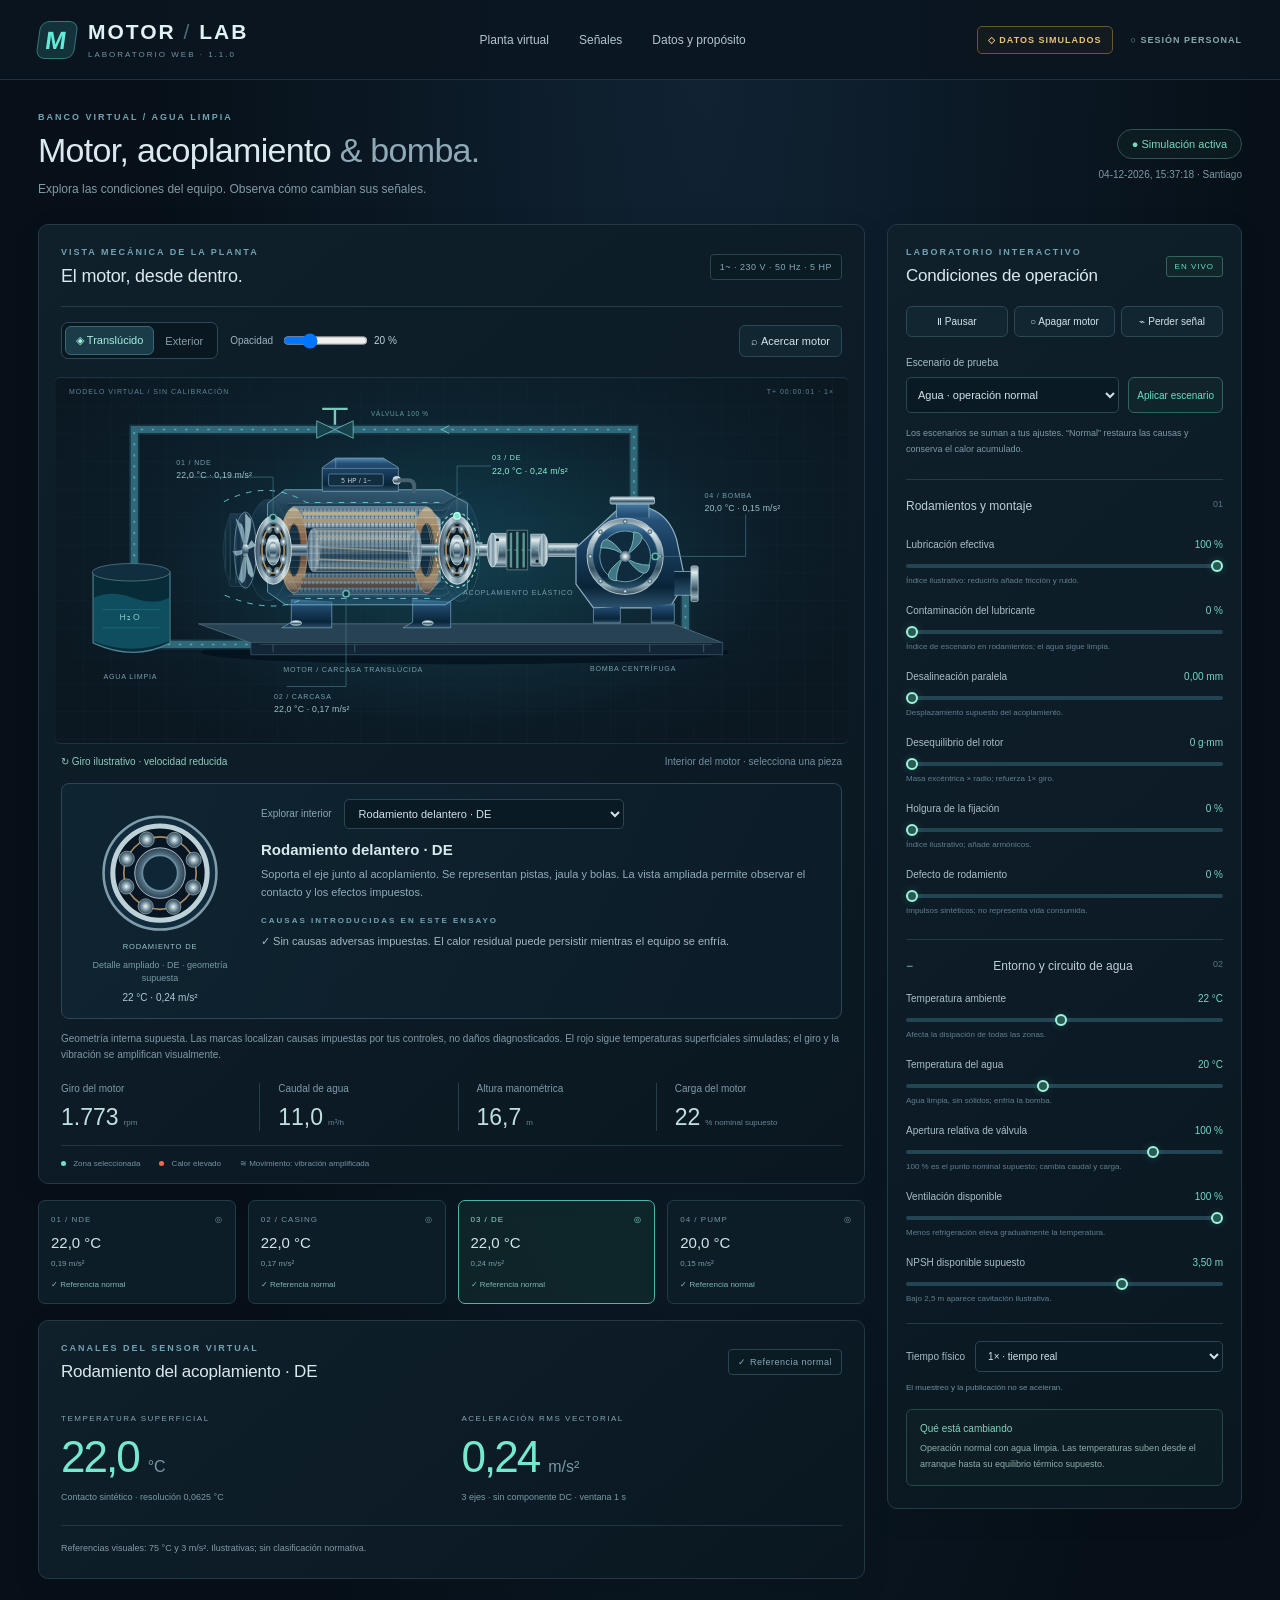
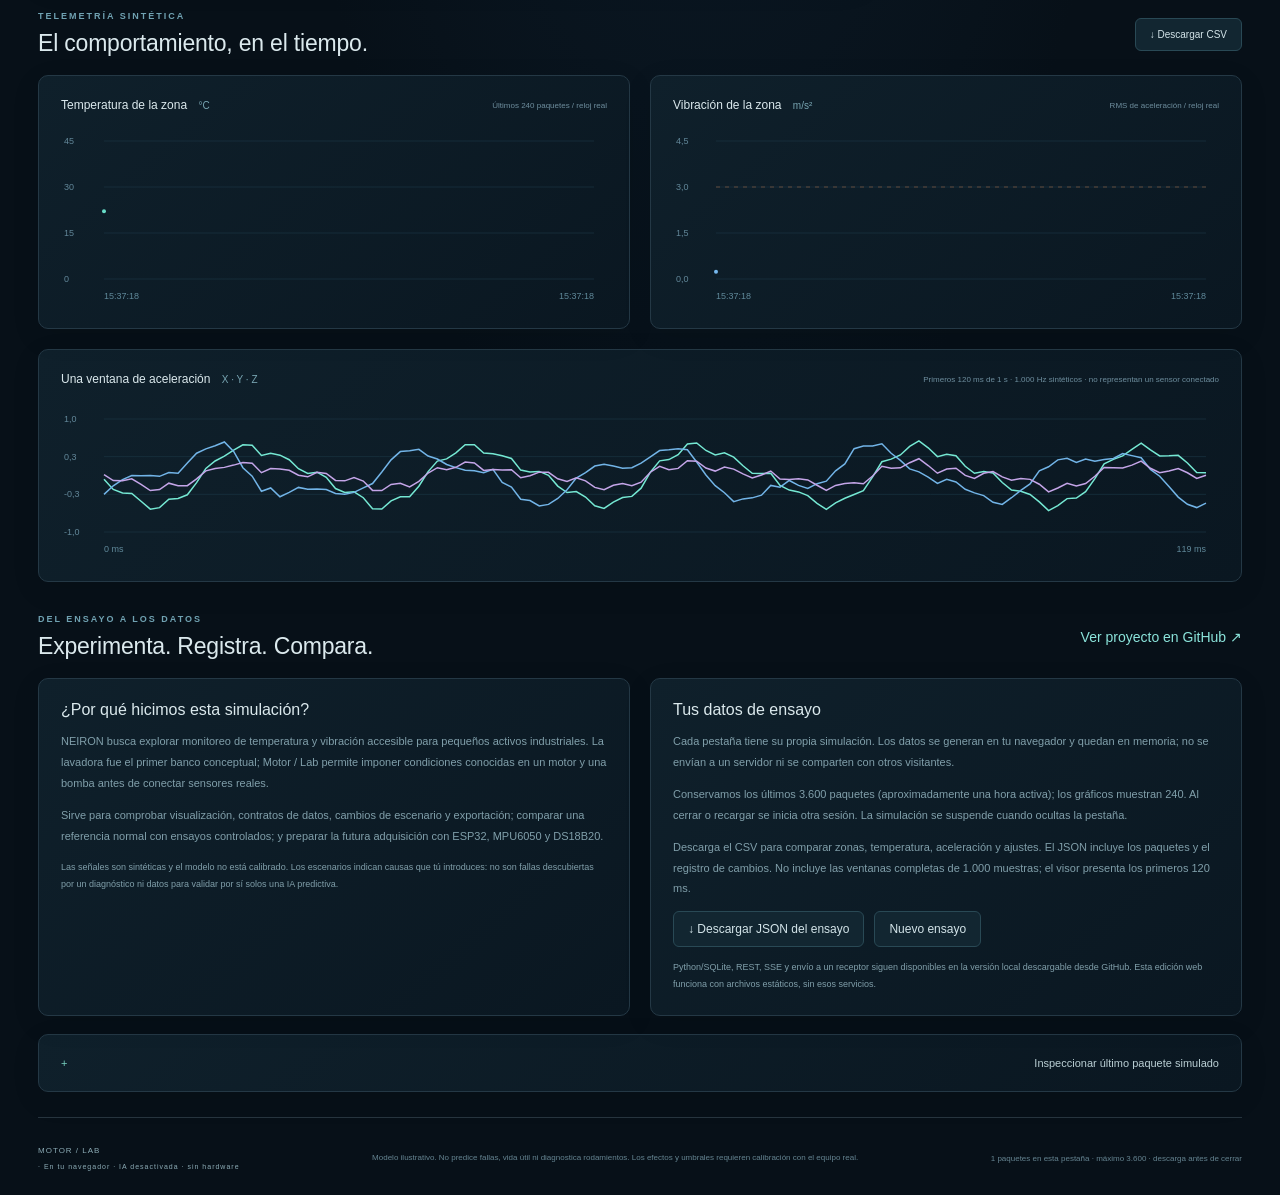
<file: web/index.html>
<!doctype html>
<html lang="es"><head><meta charset="utf-8"><meta name="viewport" content="width=device-width,initial-scale=1"><meta name="description" content="Explora el laboratorio NEIRON: motor y bomba animados, escenarios controlados y exportación de datos simulados desde el navegador."><title>Motor / Lab · Laboratorio en el navegador</title><link rel="stylesheet" href="./app.css"><link rel="stylesheet" href="./mechanics.css"><script src="./mechanics.js" defer></script><script src="./browser-model.js" defer></script><script src="./app.js" defer></script></head>
<body>
<header class="topbar"><a class="brand" href="#plant"><span class="brand-mark">M</span><span>MOTOR<span class="brand-slash"> / </span>LAB<small>LABORATORIO WEB · 1.1.0</small></span></a><nav aria-label="Navegación"><a href="#plant">Planta virtual</a><a href="#signals">Señales</a><a href="#connections">Datos y propósito</a></nav><div class="top-status"><span class="sim-badge">◇ DATOS SIMULADOS</span><span class="local-badge">○ SESIÓN PERSONAL</span></div></header>
<main>
 <div class="title-row"><div><p class="eyebrow">BANCO VIRTUAL / AGUA LIMPIA</p><h1>Motor, acoplamiento <span>& bomba.</span></h1><p class="subtitle">Explora las condiciones del equipo. Observa cómo cambian sus señales.</p></div><div class="session"><span id="system-state" class="state">◌ Iniciando</span><small id="received">Esperando la primera adquisición</small></div></div>
 <div class="workspace" id="plant">
  <div class="plant-column">
   <section class="panel twin-stage"><div class="panel-heading"><div><p class="eyebrow">VISTA MECÁNICA DE LA PLANTA</p><h2>El motor, desde dentro.</h2></div><span class="chip">1~ · 230 V · 50 Hz · 5 HP</span></div>
    <div class="mechanical-toolbar" aria-label="Controles de la vista mecánica">
      <div class="view-switch" role="group" aria-label="Acabado del motor"><button id="view-transparent" type="button" aria-pressed="true">◈ Translúcido</button><button id="view-exterior" type="button" aria-pressed="false">Exterior</button></div>
      <label class="shell-control" for="shell-opacity">Opacidad <input id="shell-opacity" type="range" min="5" max="60" step="5" value="20" aria-label="Opacidad de la carcasa del motor"><output id="shell-opacity-value" for="shell-opacity">20 %</output></label>
      <button id="motor-focus" type="button" aria-pressed="false">⌕ Acercar motor</button>
    </div>
    <div id="stage" class="stage stale transparent">
<svg id="plant-svg" viewBox="0 0 1000 460" role="group" aria-label="Motor translúcido con rotor, estator, eje y rodamientos, conectado a bomba de agua. Geometría ilustrativa."></svg>
<div class="stage-overlay"><span>MODELO VIRTUAL / SIN CALIBRACIÓN</span><span id="physical-time">T+ 00:00:00 · 1×</span></div></div>
    <div class="mechanical-status"><span id="mechanical-state">◌ Esperando datos del modelo</span><small>Interior del motor · selecciona una pieza</small></div>
    <div class="mechanical-inspector">
      <figure class="detail-figure"><svg id="bearing-detail" viewBox="0 0 190 190" role="img" aria-label="Detalle ilustrativo de pistas, jaula y bolas de un rodamiento radial"></svg><figcaption id="detail-caption">Detalle ampliado · DE · geometría supuesta</figcaption><p id="detail-signal">— °C · — m/s²</p></figure>
      <div class="component-body"><div class="component-control"><label for="component-select">Explorar interior</label><select id="component-select" aria-label="Seleccionar componente del motor"></select></div><h3 id="component-title">Rodamiento delantero · DE</h3><p id="component-description"></p><p class="eyebrow">CAUSAS INTRODUCIDAS EN ESTE ENSAYO</p><ul id="mechanical-effects" aria-label="Efectos y zonas de las causas simuladas"></ul></div>
    </div>
    <p class="mechanical-note">Geometría interna supuesta. Las marcas localizan causas impuestas por tus controles, no daños diagnosticados. El rojo sigue temperaturas superficiales simuladas; el giro y la vibración se amplifican visualmente.</p>
    <div class="plant-context"><div><span>Giro del motor</span><strong id="rpm">—</strong><small>rpm</small></div><div><span>Caudal de agua</span><strong id="flow">—</strong><small>m³/h</small></div><div><span>Altura manométrica</span><strong id="head">—</strong><small>m</small></div><div><span>Carga del motor</span><strong id="load">—</strong><small>% nominal supuesto</small></div></div>
    <div class="stage-footer"><span><i class="legend-dot cyan"></i> Zona seleccionada</span><span><i class="legend-dot red"></i> Calor elevado</span><span>≋ Movimiento: vibración amplificada</span></div>
   </section>
   <div class="zone-grid" id="zone-cards"></div>
   <section class="panel readings"><div class="panel-heading"><div><p class="eyebrow">CANALES DEL SENSOR VIRTUAL</p><h2 id="selected-title">Rodamiento del acoplamiento · DE</h2></div><span class="chip" id="zone-condition">Esperando</span></div><div class="reading-grid"><div><span class="reading-label">TEMPERATURA SUPERFICIAL</span><p><strong id="temperature">—</strong><span class="unit">°C</span></p><small>Contacto sintético · resolución 0,0625 °C</small></div><div><span class="reading-label">ACELERACIÓN RMS VECTORIAL</span><p><strong id="vibration">—</strong><span class="unit">m/s²</span></p><small>3 ejes · sin componente DC · ventana 1 s</small></div></div><p class="note" id="threshold-note">Referencias visuales: 75 °C y 3 m/s². Ilustrativas; sin clasificación normativa.</p></section>
  </div>
  <aside class="panel parameter-panel"><div class="panel-heading"><div><p class="eyebrow">LABORATORIO INTERACTIVO</p><h2>Condiciones de operación</h2></div><span class="small-tag">EN VIVO</span></div>
    <div class="transport-controls"><button id="pause" type="button">Ⅱ Pausar</button><button id="motor-toggle" type="button">○ Apagar motor</button><button id="signal-toggle" type="button">⌁ Perder señal</button></div>
    <div class="preset-row"><label for="preset">Escenario de prueba</label><select id="preset"><option value="normal">Agua · operación normal</option></select><button type="button" id="apply-preset">Aplicar escenario</button></div><p class="hint">Los escenarios se suman a tus ajustes. “Normal” restaura las causas y conserva el calor acumulado.</p>
    <div class="parameter-group"><div class="group-heading"><h3>Rodamientos y montaje</h3><span>01</span></div><div id="bearing-parameters"></div></div>
    <details class="parameter-group" open><summary>Entorno y circuito de agua <span>02</span></summary><div id="water-parameters"></div></details>
    <div class="time-control"><label for="time-scale">Tiempo físico</label><select id="time-scale"><option value="1">1× · tiempo real</option><option value="10">10× · acelerado</option><option value="60">60× · ensayo térmico</option></select><small>El muestreo y la publicación no se aceleran.</small></div>
    <div class="effects"><h3>Qué está cambiando</h3><p id="effects-text">Operación normal con agua limpia. Selecciona una zona de la planta o modifica un parámetro.</p></div>
  </aside>
 </div>
 <section id="signals"><div class="section-heading"><div><p class="eyebrow">TELEMETRÍA SINTÉTICA</p><h2>El comportamiento, en el tiempo.</h2></div><button class="button-link" id="export-csv" type="button">↓ Descargar CSV</button></div><div class="signal-grid"><div class="panel chart-panel"><div class="chart-heading"><h3>Temperatura de la zona <span>°C</span></h3><small>Últimos 240 paquetes / reloj real</small></div><canvas id="temperature-chart" aria-label="Gráfico temporal de temperatura sintética"></canvas></div><div class="panel chart-panel"><div class="chart-heading"><h3>Vibración de la zona <span>m/s²</span></h3><small>RMS de aceleración / reloj real</small></div><canvas id="vibration-chart" aria-label="Gráfico temporal de vibración sintética"></canvas></div></div><div class="panel wave-panel"><div class="chart-heading"><h3>Una ventana de aceleración <span>X · Y · Z</span></h3><small>Primeros 120 ms de 1 s · 1.000 Hz sintéticos · no representan un sensor conectado</small></div><canvas id="wave-chart" aria-label="Señal sintética de aceleración de los tres ejes"></canvas></div></section>
 <section id="connections"><div class="section-heading"><div><p class="eyebrow">DEL ENSAYO A LOS DATOS</p><h2>Experimenta. Registra. Compara.</h2></div><a href="https://github.com/javierah306-tech/neiron-iiot" target="_blank" rel="noopener">Ver proyecto en GitHub ↗</a></div>
 <div class="connection-grid"><div class="panel"><h3>¿Por qué hicimos esta simulación?</h3><p>NEIRON busca explorar monitoreo de temperatura y vibración accesible para pequeños activos industriales. La lavadora fue el primer banco conceptual; Motor / Lab permite imponer condiciones conocidas en un motor y una bomba antes de conectar sensores reales.</p><p>Sirve para comprobar visualización, contratos de datos, cambios de escenario y exportación; comparar una referencia normal con ensayos controlados; y preparar la futura adquisición con ESP32, MPU6050 y DS18B20.</p><p class="hint">Las señales son sintéticas y el modelo no está calibrado. Los escenarios indican causas que tú introduces: no son fallas descubiertas por un diagnóstico ni datos para validar por sí solos una IA predictiva.</p></div>
 <div class="panel"><h3>Tus datos de ensayo</h3><p>Cada pestaña tiene su propia simulación. Los datos se generan en tu navegador y quedan en memoria; no se envían a un servidor ni se comparten con otros visitantes.</p><p>Conservamos los últimos 3.600 paquetes (aproximadamente una hora activa); los gráficos muestran 240. Al cerrar o recargar se inicia otra sesión. La simulación se suspende cuando ocultas la pestaña.</p><p>Descarga el CSV para comparar zonas, temperatura, aceleración y ajustes. El JSON incluye los paquetes y el registro de cambios. No incluye las ventanas completas de 1.000 muestras; el visor presenta los primeros 120 ms.</p><div class="integration-buttons"><button id="export-json" type="button">↓ Descargar JSON del ensayo</button><button id="new-session" type="button">Nuevo ensayo</button></div><p class="hint">Python/SQLite, REST, SSE y envío a un receptor siguen disponibles en la versión local descargable desde GitHub. Esta edición web funciona con archivos estáticos, sin esos servicios.</p></div></div>
 <details class="panel packet-panel"><summary>Inspeccionar último paquete simulado</summary><p>Cuatro zonas, origen <code>simulated</code>, unidades, hora UTC, identidad de sesión, secuencia, revisión de ajustes y versión del modelo. Aceleración RMS en m/s²; no equivale a velocidad de vibración en mm/s.</p><pre id="packet">Sin paquete actual.</pre></details></section>
 <footer><span>MOTOR / LAB <small>· En tu navegador · IA desactivada · sin hardware</small></span><p>Modelo ilustrativo. No predice fallas, vida útil ni diagnostica rodamientos. Los efectos y umbrales requieren calibración con el equipo real.</p><span id="storage-info">Datos en memoria de esta pestaña</span></footer>
</main><div id="toast" role="status" aria-live="polite" hidden></div>
</body></html>
</file>
<file: web/app.css>
* {
  box-sizing:border-box
}
html {
  scroll-behavior:smooth;
  scroll-padding-top:95px
}
body {
  margin:0;
  background:#071018;
  color:#dbe9ed;
  font:14px "Segoe UI",Arial,sans-serif;
  background-image:radial-gradient(ellipse at 55% 0%,#102334 0,transparent 55%)
}
a {
  color:#8be4db;
  text-decoration:none
}
button,input,select {
  font:inherit
}
button,.button-link {
  border:1px solid #294955;
  background:#122631;
  color:#d3e4e9;
  padding:10px 14px;
  border-radius:6px;
  cursor:pointer;
  font-size:12px;
  transition:background .18s,border-color .18s
}
button:hover,.button-link:hover {
  background:#183d46;
  border-color:#63cbbd
}
button:disabled {
  opacity:.4;
  cursor:wait
}
button:focus-visible,a:focus-visible,input:focus-visible,select:focus-visible,summary:focus-visible,.zone-hotspot:focus-visible {
  outline:2px solid #6fe9d4;
  outline-offset:4px
}
input,select {
  background:#0a1a24;
  border:1px solid #294652;
  color:#d0e3e8;
  border-radius:5px;
  padding:10px;
  width:100%
}
option {
  background:#0a1a24
}
.topbar {
  height:80px;
  border-bottom:1px solid #20303e;
  display:flex;
  justify-content:space-between;
  align-items:center;
  padding:0 38px;
  background:#0a1520e8;
  gap:24px
}
.brand {
  display:flex;
  align-items:center;
  gap:12px;
  font-size:21px;
  font-weight:650;
  letter-spacing:2px;
  color:#e1f2f4
}
.brand small {
  display:block;
  font-size:8px;
  font-weight:400;
  letter-spacing:2px;
  color:#7195a5;
  margin-top:6px
}
.brand-mark {
  display:inline-grid;
  place-items:center;
  width:38px;
  height:38px;
  border:1px solid #36757c;
  border-radius:9px;
  transform:skew(-8deg);
  font-size:25px;
  color:#63ead8;
  background:#133239
}
.brand-slash {
  color:#4b6e7e;
  font-weight:300
}
.topbar nav {
  display:flex;
  gap:30px;
  font-size:12px
}
.topbar nav a {
  color:#b3c5ce
}
.topbar nav a:hover {
  color:#7be6d5
}
.top-status {
  display:flex;
  gap:18px;
  font-size:9px;
  font-weight:600;
  letter-spacing:1px
}
.sim-badge {
  color:#ecc476;
  padding:8px 10px;
  background:#332d203b;
  border:1px solid #6b582c;
  border-radius:5px
}
.local-badge {
  color:#86a8ac;
  align-self:center
}
main {
  max-width:1720px;
  margin:auto;
  padding:32px 38px 20px
}
.eyebrow {
  font-size:9px;
  letter-spacing:2px;
  font-weight:600;
  color:#70a2b2;
  margin:0 0 9px
}
h1 {
  font-size:34px;
  font-weight:500;
  letter-spacing:-.7px;
  margin:0
}
h1 span {
  color:#8faab6
}
h2 {
  font-weight:500;
  font-size:18px;
  letter-spacing:-.2px;
  margin:0
}
h3 {
  font-weight:500;
  margin:0 0 12px;
  font-size:14px
}
.subtitle {
  color:#809ba7;
  font-size:12px;
  margin:12px 0 0
}
.title-row {
  display:flex;
  justify-content:space-between;
  align-items:center;
  margin-bottom:28px;
  gap:16px
}
.session {
  text-align:right
}
.session small {
  display:block;
  color:#7e9aa5;
  font-size:10px;
  margin-top:10px
}
.state {
  border:1px solid #315152;
  background:#13372c44;
  color:#75d9bd;
  border-radius:20px;
  padding:8px 14px;
  font-size:11px;
  display:inline-block
}
.state.warn {
  color:#e8c184;
  border-color:#77603a;
  background:#38281240
}
.state.error {
  color:#ff9c92;
  border-color:#793b3b
}
.workspace {
  display:grid;
  grid-template-columns:minmax(0,1fr) 355px;
  gap:22px;
  align-items:start
}
.panel {
  background:linear-gradient(140deg,#0f202b,#0a1721);
  border:1px solid #243845;
  border-radius:10px;
  padding:22px;
  box-shadow:0 8px 30px #00000015
}
.panel-heading {
  display:flex;
  justify-content:space-between;
  align-items:center;
  gap:12px
}
.chip {
  font-size:9px;
  letter-spacing:.5px;
  border:1px solid #294553;
  background:#0a1b24;
  border-radius:4px;
  padding:7px 9px;
  white-space:nowrap;
  color:#84a8b6
}
.small-tag {
  color:#63ddc6;
  border:1px solid #2e665b;
  background:#18352c5c;
  padding:5px 8px;
  font-size:8px;
  border-radius:3px;
  letter-spacing:1px
}
.twin-stage {
  padding:22px 22px 15px;
  overflow:hidden
}
.stage {
  margin:18px -6px 0;
  position:relative;
  border-top:1px solid #1c3440;
  border-bottom:1px solid #1c3440;
  background:radial-gradient(ellipse at 50% 40%,#0e2a39,#0b1822 80%);
  border-radius:5px
}
.stage svg {
  display:block;
  width:100%;
  height:auto
}
.stage-overlay {
  position:absolute;
  top:10px;
  left:14px;
  right:14px;
  display:flex;
  justify-content:space-between;
  font-size:7px;
  letter-spacing:1px;
  color:#5d8494;
  pointer-events:none
}
.plant-context {
  display:grid;
  grid-template-columns:repeat(4,1fr);
  margin:20px 0 14px;
  gap:12px
}
.plant-context div {
  padding-left:18px;
  border-left:1px solid #263e49
}
.plant-context div:first-child {
  padding-left:0;
  border:0
}
.plant-context span {
  display:block;
  font-size:10px;
  color:#7e9ca9
}
.plant-context strong {
  display:inline-block;
  font-weight:450;
  font-size:23px;
  margin-top:10px;
  margin-right:5px;
  color:#bfdfdf;
  font-variant-numeric:tabular-nums
}
.plant-context small {
  color:#658694;
  font-size:8px
}
.stage-footer {
  border-top:1px solid #1f3440;
  padding-top:13px;
  font-size:8px;
  color:#7195a4;
  display:flex;
  gap:19px;
  flex-wrap:wrap
}
.legend-dot {
  display:inline-block;
  width:5px;
  height:5px;
  border-radius:50%;
  margin-right:5px
}
.cyan {
  background:#63e3d3
}
.red {
  background:#fd654f
}
.zone-grid {
  display:grid;
  grid-template-columns:repeat(4,1fr);
  gap:12px;
  margin:16px 0
}
.zone-card {
  background:#0d1d28;
  border:1px solid #213b49;
  text-align:left;
  border-radius:7px;
  padding:14px 12px
}
.zone-card.selected {
  background:#12323088;
  border-color:#49b7a7
}
.zone-card .zone-top {
  display:flex;
  justify-content:space-between;
  font-size:8px;
  color:#7296a6;
  letter-spacing:1px;
  margin-bottom:10px
}
.zone-card.selected .zone-top {
  color:#7ae7d0
}
.zone-card .values {
  font-size:15px;
  font-weight:500;
  white-space:nowrap;
  font-variant-numeric:tabular-nums
}
.zone-card small {
  font-size:8px;
  color:#789ba8;
  display:block;
  margin-top:8px
}
.zone-card .condition {
  font-size:8px;
  color:#79b8af;
  margin-top:12px
}
.zone-card .condition.hot {
  color:#ff8878
}
.readings .panel-heading h2 {
  font-size:17px
}
.reading-grid {
  display:grid;
  grid-template-columns:1fr 1fr;
  gap:20px;
  margin-top:26px
}
.reading-label {
  font-size:8px;
  color:#83a5b2;
  letter-spacing:1.5px
}
.reading-grid p {
  margin:8px 0 5px
}
.reading-grid strong {
  font-size:44px;
  font-weight:400;
  letter-spacing:-2px;
  font-variant-numeric:tabular-nums;
  color:#76e8ce
}
.reading-grid .unit {
  font-size:16px;
  color:#7699a5;
  margin-left:9px
}
.reading-grid small {
  font-size:9px;
  color:#789ba6
}
.note {
  border-top:1px solid #203742;
  padding-top:15px;
  color:#819aa6;
  font-size:9px;
  line-height:1.7;
  margin:22px 0 0
}
.parameter-panel {
  padding:22px 18px
}
.parameter-panel h2 {
  font-size:17px
}
.transport-controls {
  display:flex;
  gap:6px;
  margin:20px 0
}
.transport-controls button {
  font-size:10px;
  padding:9px 7px;
  flex:1;
  white-space:nowrap
}
.preset-row label,.time-control label {
  font-size:10px;
  color:#a2bdc6;
  display:block;
  margin-bottom:9px
}
.preset-row {
  display:grid;
  grid-template-columns:minmax(0,1fr) auto;
  gap:9px
}
.preset-row label {
  grid-column:1/-1;
  margin-bottom:0
}
.preset-row select {
  font-size:11px;
  padding:10px 7px
}
.preset-row button {
  font-size:10px;
  padding:10px 8px;
  color:#67dfc5;
  border-color:#2c665c;
  background:#193b3444
}
.hint {
  font-size:9px;
  color:#7d9ca8;
  line-height:1.8;
  margin:12px 0 0
}
.parameter-group {
  border-top:1px solid #243b46;
  margin-top:22px;
  padding-top:19px
}
.group-heading,summary {
  display:flex;
  justify-content:space-between;
  cursor:pointer;
  font-size:12px;
  color:#bacfd4;
  gap:10px
}
.group-heading h3 {
  font-size:12px
}
.group-heading span,summary span {
  color:#547785;
  font-size:9px
}
summary {
  list-style:none;
  margin-bottom:20px
}
summary::before {
  content:'−';
  color:#76cfbe
}
details:not([open]) summary::before {
  content:'+'
}
summary::-webkit-details-marker {
  display:none
}
.parameter-row {
  margin:14px 0 18px
}
.parameter-label {
  display:flex;
  justify-content:space-between;
  align-items:center;
  gap:10px
}
.parameter-label label {
  font-size:10px;
  color:#a9bfc8
}
.parameter-value {
  font-size:10px;
  color:#70d9c6;
  font-variant-numeric:tabular-nums
}
.parameter-row input[type=range] {
  appearance:none;
  padding:0;
  height:4px;
  border:0;
  border-radius:4px;
  background:#234453;
  margin:14px 0 4px;
  display:block;
  cursor:pointer;
  accent-color:#78e4cd
}
.parameter-row input::-webkit-slider-thumb {
  appearance:none;
  width:12px;
  height:12px;
  border:2px solid #a2f3dc;
  border-radius:50%;
  background:#285b53;
  box-shadow:0 0 8px #56e4c038
}
.parameter-help {
  color:#607f8f;
  font-size:8px;
  line-height:1.5;
  margin:7px 0
}
.time-control {
  border-top:1px solid #243b46;
  padding-top:17px;
  display:grid;
  grid-template-columns:auto 1fr;
  align-items:center;
  gap:6px 10px
}
.time-control label {
  margin:0
}
.time-control select {
  font-size:10px;
  padding:8px
}
.time-control small {
  grid-column:1/-1;
  font-size:8px;
  color:#6d909e;
  margin-top:5px
}
.effects {
  background:#13302c38;
  border:1px solid #234b42;
  border-radius:6px;
  padding:13px;
  margin-top:17px
}
.effects h3 {
  font-size:10px;
  color:#82d4bc;
  margin-bottom:7px
}
.effects p {
  font-size:9px;
  color:#91afa9;
  line-height:1.7;
  margin:0
}
.section-heading {
  display:flex;
  justify-content:space-between;
  align-items:center;
  margin:32px 0 18px;
  gap:16px
}
.section-heading h2 {
  font-size:23px
}
.section-heading .button-link {
  font-size:10px
}
.signal-grid {
  display:grid;
  grid-template-columns:1fr 1fr;
  gap:20px
}
.chart-heading {
  display:flex;
  justify-content:space-between;
  align-items:center;
  gap:12px
}
.chart-heading h3 {
  margin:0;
  font-size:12px
}
.chart-heading span {
  font-size:10px;
  color:#78a5b2;
  margin-left:8px
}
.chart-heading small {
  font-size:8px;
  color:#6e8e9e
}
.chart-panel canvas {
  display:block;
  width:100%;
  height:180px;
  margin-top:14px
}
.wave-panel {
  margin-top:20px
}
.wave-panel canvas {
  width:100%;
  height:155px;
  display:block;
  margin-top:18px
}
.connection-grid {
  display:grid;
  grid-template-columns:1fr 1fr;
  gap:20px
}
.connection-grid h3 {
  font-size:16px
}
.connection-grid p {
  font-size:11px;
  color:#809faa;
  line-height:1.9
}
.connection-grid .hint {
  font-size:9px
}
.endpoint-row {
  display:flex;
  justify-content:space-between;
  gap:15px;
  border-bottom:1px solid #223640;
  padding:13px 0;
  font-size:10px;
  color:#8ca7b4
}
.endpoint-row code {
  color:#71d9c4;
  font-size:9px;
  overflow-wrap:anywhere;
  text-align:right
}
code {
  font:11px Consolas,monospace;
  color:#82c9c5
}
#integration-form label {
  display:block;
  font-size:10px;
  color:#adc8ce;
  margin:18px 0 8px
}
#target-url {
  font:11px Consolas,monospace
}
.integration-buttons {
  display:flex;
  gap:10px;
  margin-top:12px
}
#connect {
  background:#184b3e66;
  color:#84e3c7;
  border-color:#386655
}
.packet-count {
  display:flex;
  justify-content:space-between;
  gap:14px
}
.packet-count span {
  font-size:9px
}
#copy-url {
  margin-top:13px;
  font-size:10px
}
.packet-panel {
  margin-top:18px
}
.packet-panel summary {
  margin:0;
  font-size:11px
}
.packet-panel p {
  font-size:10px;
  color:#789ba5;
  line-height:1.7
}
pre {
  overflow:auto;
  max-height:360px;
  color:#95babc;
  font:10px/1.6 Consolas,monospace;
  background:#07151f;
  padding:18px;
  border:1px solid #233b46;
  border-radius:6px
}
footer {
  display:flex;
  justify-content:space-between;
  gap:25px;
  padding:28px 0 5px;
  margin-top:25px;
  border-top:1px solid #26343e;
  align-items:center;
  color:#658491;
  font-size:8px
}
footer>span:first-child {
  letter-spacing:1px;
  white-space:nowrap;
  color:#8cabb5
}
footer small {
  display:block;
  font-size:7px;
  margin-top:8px
}
footer p {
  max-width:520px;
  line-height:1.8;
  margin:0
}
#storage-info {
  max-width:350px;
  overflow-wrap:anywhere;
  font-size:8px
}
#toast {
  position:fixed;
  bottom:22px;
  left:50%;
  transform:translateX(-50%);
  max-width:90vw;
  border:1px solid #437365;
  background:#17362e;
  padding:13px 19px;
  font-size:12px;
  border-radius:6px;
  box-shadow:0 7px 28px #000a;
  z-index:10
}
#toast.error {
  background:#422923;
  border-color:#a66050;
  color:#ffccbc
}
.stage text {
  font:9px "Segoe UI",Arial,sans-serif;
  fill:#729dab;
  letter-spacing:1px
}
.stage .small-label {
  font-size:8px;
  fill:#609c9f
}
.stage .part-label {
  font-size:11px;
  fill:#82c9c6;
  letter-spacing:2px
}
.stage .nameplate {
  fill:#8bbbbb;
  font-size:11px;
  letter-spacing:2px
}
.stage .zone-reading {
  font-size:11px;
  letter-spacing:.2px;
  fill:#9bc2c9
}
.stage .part-caption {
  font-size:7px;
  fill:#466e7f;
  letter-spacing:1px
}
.pipe-shadow {
  fill:none;
  stroke:#143443;
  stroke-width:13
}
.pipe {
  fill:none;
  stroke:#316879;
  stroke-width:9
}
.flow {
  fill:none;
  stroke:#65d8ce;
  stroke-width:2;
  stroke-dasharray:3 11;
  opacity:.6
}
.flow-arrow {
  fill:none;
  stroke:#6adecb;
  stroke-width:1.5
}
.running .flow {
  animation:flow 2.5s linear infinite
}
.running #impeller {
  transform-box:fill-box;
  transform-origin:center;
  animation:spin 1.8s linear infinite
}
.zone-hotspot {
  cursor:pointer
}
.zone-hotspot path {
  fill:none;
  stroke:#437382;
  stroke-width:.9
}
.zone-hotspot circle {
  fill:#0e343f;
  stroke:#65b8af;
  stroke-width:1.8
}
.zone-hotspot.selected circle {
  fill:#74e9cd;
  stroke:#b7ffe9
}
.zone-hotspot.selected text {
  fill:#8df1d5
}
.heat {
  opacity:var(--heat,0);
  pointer-events:none;
  transition:opacity .8s
}
.machine-zone.shaking {
  animation:shake .14s linear infinite;
  transform-box:fill-box;
  transform-origin:center
}
.machine-zone {
  --shake:0px
}
.stale .heat {
  opacity:0
}
.stale .machine-zone,.stale .flow,.stale #impeller {
  animation:none
}
#visual-coupling {
  transition:translate .5s
}
.misaligned #shaft-axis {
  stroke:#ffb065
}
svg {
  overflow:visible
}
@keyframes flow {
  to {
    stroke-dashoffset:-28
  }
}
@keyframes spin {
  to {
    transform:rotate(360deg)
  }
}
@keyframes shake {
  0%,100% {
    transform:translate(0,0)
  }
  25% {
    transform:translate(var(--shake),calc(var(--shake)*-.5))
  }
  50% {
    transform:translate(calc(var(--shake)*-.7),var(--shake))
  }
  75% {
    transform:translate(calc(var(--shake)*-.4),calc(var(--shake)*-.6))
  }
}
@media(min-width:1550px) {
  .workspace {
    grid-template-columns:minmax(0,1fr) 390px
  }
  .parameter-panel {
    padding:23px
  }
  .stage-overlay {
    font-size:8px
  }
  .stage text {
    font-size:10px
  }
  .twin-stage {
    padding:25px
  }
}
@media(max-width:1150px) {
  .topbar {
    padding:0 24px
  }
  .topbar nav {
    gap:18px
  }
  .local-badge {
    display:none
  }
  main {
    padding:26px 24px
  }
  .workspace {
    grid-template-columns:minmax(0,1fr) 315px;
    gap:16px
  }
  .panel {
    padding:18px
  }
  .zone-grid {
    gap:8px
  }
  .zone-card {
    padding:12px 9px
  }
  .zone-card .values {
    font-size:12px
  }
  .zone-card .condition {
    font-size:7px
  }
  .plant-context strong {
    font-size:19px
  }
  .plant-context small {
    display:block;
    margin-top:3px
  }
  .chart-heading {
    align-items:start;
    flex-direction:column;
    gap:6px
  }
  .parameter-panel {
    padding:18px 13px
  }
  .stage-footer {
    font-size:7px;
    gap:12px
  }
  .reading-grid strong {
    font-size:39px
  }
  .chip {
    font-size:8px
  }
  .session small {
    font-size:9px
  }
  .title-row h1 {
    font-size:29px
  }
}
@media(max-width:900px) {
  .workspace {
    grid-template-columns:1fr
  }
  .topbar nav {
    display:none
  }
  .topbar {
    height:75px
  }
  .title-row {
    align-items:start
  }
  .title-row h1 {
    font-size:28px
  }
  .title-row .subtitle {
    max-width:400px;
    font-size:11px
  }
  .state {
    font-size:10px;
    padding:7px 10px
  }
  .parameter-panel {
    padding:22px
  }
  .parameter-group>div:not(.group-heading) {
    display:grid;
    grid-template-columns:1fr 1fr;
    gap:0 25px
  }
  .parameter-panel .hint {
    font-size:10px
  }
  .parameter-help {
    font-size:9px
  }
  .parameter-label label,.parameter-value {
    font-size:11px
  }
  .transport-controls button {
    padding:10px;
    font-size:11px
  }
  .parameter-row {
    margin:10px 0 12px
  }
  .parameter-panel .effects p {
    font-size:10px
  }
  .connection-grid {
    grid-template-columns:1fr
  }
  .reading-grid strong {
    font-size:44px
  }
  footer {
    flex-wrap:wrap
  }
  .stage-footer {
    font-size:9px
  }
}
@media(max-width:560px) {
  main {
    padding:20px 14px
  }
  .topbar {
    padding:0 16px
  }
  .brand {
    font-size:17px;
    gap:9px;
    letter-spacing:1px
  }
  .brand small {
    font-size:6px;
    letter-spacing:1px
  }
  .brand-mark {
    width:32px;
    height:32px;
    font-size:22px
  }
  .top-status {
    font-size:7px
  }
  .sim-badge {
    padding:7px;
    letter-spacing:.5px
  }
  .title-row {
    display:block
  }
  .title-row h1 {
    font-size:28px
  }
  .session {
    text-align:left;
    margin-top:18px
  }
  .session small {
    display:inline;
    margin-left:12px;
    font-size:8px
  }
  .panel {
    padding:17px 14px
  }
  .panel-heading {
    align-items:start;
    gap:8px
  }
  .panel-heading h2 {
    font-size:15px
  }
  .twin-stage .chip {
    font-size:6px;
    padding:6px 5px
  }
  .eyebrow {
    font-size:8px;
    letter-spacing:1.2px
  }
  .stage {
    margin-top:13px
  }
  .stage-overlay {
    font-size:5px;
    letter-spacing:.3px;
    top:6px;
    left:6px;
    right:6px
  }
  .plant-context {
    gap:7px
  }
  .plant-context div {
    padding-left:8px
  }
  .plant-context span {
    font-size:8px
  }
  .plant-context strong {
    font-size:18px
  }
  .plant-context small {
    font-size:6px
  }
  .stage-footer {
    font-size:7px;
    gap:7px
  }
  .zone-grid {
    grid-template-columns:1fr 1fr;
    gap:9px;
    margin:12px 0
  }
  .zone-card {
    padding:13px
  }
  .zone-card .values {
    font-size:16px
  }
  .zone-card .condition {
    font-size:8px
  }
  .reading-grid {
    gap:13px
  }
  .reading-label {
    font-size:7px;
    letter-spacing:.7px
  }
  .reading-grid strong {
    font-size:37px
  }
  .reading-grid .unit {
    font-size:12px;
    margin-left:6px
  }
  .reading-grid small {
    font-size:8px
  }
  .reading-grid p {
    white-space:nowrap
  }
  .readings .panel-heading h2 {
    font-size:14px
  }
  .note {
    font-size:8px
  }
  .parameter-panel {
    padding:20px 16px
  }
  .parameter-group>div:not(.group-heading) {
    grid-template-columns:1fr
  }
  .parameter-label label,.parameter-value {
    font-size:11px
  }
  .parameter-row {
    margin:11px 0 16px
  }
  .section-heading h2 {
    font-size:20px
  }
  .section-heading .button-link {
    font-size:8px;
    padding:8px
  }
  .signal-grid {
    grid-template-columns:1fr;
    gap:13px
  }
  .wave-panel {
    margin-top:13px
  }
  .connection-grid {
    gap:13px
  }
  .endpoint-row {
    flex-direction:column;
    gap:7px
  }
  .endpoint-row code {
    text-align:left
  }
  .packet-count {
    flex-direction:column;
    gap:0
  }
  .section-heading .chip {
    font-size:7px
  }
  .subtitle {
    line-height:1.6
  }
  .parameter-help {
    font-size:9px
  }
  footer {
    gap:16px
  }
  #storage-info {
    max-width:100%
  }
}
@media(prefers-reduced-motion:reduce) {
  html {
    scroll-behavior:auto
  }
  .machine-zone.shaking,.running .flow,.running #impeller {
    animation:none
  }
  .heat {
    transition:none
  }
  .stage-footer span:last-child::after {
    content:' (movimiento reducido)'
  }
}
</file>
<file: web/mechanics.css>
/* Vista mecánica local. Capas, materiales y comportamiento independientes
   del modelo Python y del contrato público de telemetría. */
.mechanical-toolbar {
  display:flex;
  align-items:center;
  flex-wrap:wrap;
  gap:12px;
  margin-top:19px;
  padding-top:15px;
  border-top:1px solid #223c4a;
}
.view-switch {
  display:inline-flex;
  padding:3px;
  border:1px solid #2d4957;
  background:#081720;
  border-radius:7px;
}
.view-switch button {
  padding:7px 10px;
  font-size:11px;
  border-color:transparent;
  background:transparent;
  color:#859fac;
}
.view-switch button[aria-pressed="true"] {
  background:#1a3c48;
  border-color:#396875;
  color:#a4f0dc;
}
.shell-control {
  display:grid;
  grid-template-columns:auto 85px 32px;
  align-items:center;
  gap:8px;
  color:#9bb3bf;
  font-size:10px;
}
.shell-control input {padding:0; height:17px;}
.shell-control output {color:#bad4dc; font-variant-numeric:tabular-nums;}
#motor-focus {margin-left:auto; font-size:11px; padding:9px 11px;}
#plant-svg {aspect-ratio:1000 / 460; overflow:hidden;}
.mechanical-part,.internal-bearing {cursor:pointer;}
[data-part]:focus-visible {outline:none;}
[data-part]:focus-visible > .selection-ring {opacity:1; stroke:#dcfff0; stroke-width:2.2;}
[data-part="casing"]:focus-visible {filter:drop-shadow(0 0 3px #7cebd3);}
.motor-shell,.fan-cover,#glass-outline,#air-streams,#terminal-box,.selection-ring {pointer-events:none;}
.selection-ring {
  fill:none;
  stroke:#98f3d6;
  stroke-width:1.4;
  stroke-dasharray:4 4;
  opacity:0;
}
.part-selected > .selection-ring {opacity:.9;}
.motor-shell {opacity:1; transition:opacity .4s;}
.transparent .motor-shell {opacity:var(--shell-opacity,.2);}
#glass-outline {opacity:0; transition:opacity .4s;}
.transparent #glass-outline {opacity:.7;}
.transparent .fan-cover {opacity:.22;}
.stage:not(.transparent) .internal-bearing > :not(.heat) {opacity:0; pointer-events:none;}
.stage:not(.transparent) #part-stator,
.stage:not(.transparent) #part-rotor {visibility:hidden;}
.stage:not(.transparent) .motor-labels {display:none;}
.stage .nameplate {font-size:8px; letter-spacing:.5px; fill:#c5d8e3;}
.stage .part-caption {font-size:9px; fill:#789cad;}
.motor-labels {display:none; pointer-events:none;}
.motor-focus .motor-labels {display:block;}
.stage .motor-labels text {font-size:7px; letter-spacing:.35px; fill:#c5e3df;}
.motor-labels path {fill:none; stroke:#88aeb1; stroke-width:.6;}
.motor-focus .overview-labels,.motor-focus .select-zones,
.motor-focus #water-circuit,.motor-focus #visual-pump {visibility:hidden;}
.motor-focus .stage-overlay {font-size:8px;}
.cause-effect {opacity:0; pointer-events:none; transition:opacity .5s;}
.cause-looseness #mount-bolts {stroke:#ffb56e; stroke-width:2;}
.running.cause-looseness #motor-feet {animation:shake .3s linear infinite; --shake:1.5px;}
.running #air-streams {animation:flow 2.5s linear infinite;}
.cause-alignment #shaft-axis {stroke:#ffc17b;}
.mechanical-status {
  display:flex;
  flex-wrap:wrap;
  justify-content:space-between;
  gap:5px 12px;
  margin:12px 0;
  color:#8dcbbd;
  font-size:10px;
}
.mechanical-status small {color:#738f9e; font-size:10px;}
.mechanical-status .unavailable {color:#dbb889;}
.mechanical-inspector {
  display:grid;
  grid-template-columns:166px minmax(0,1fr);
  margin-top:16px;
  padding:15px;
  gap:18px;
  border:1px solid #2d4655;
  border-radius:8px;
  background:linear-gradient(115deg,#102836b0,#0c1c28);
}
.detail-figure {margin:0; text-align:center;}
.detail-figure svg {width:100%; max-width:160px; display:block; margin:auto;}
.detail-figure svg text {font:9px "Segoe UI",Arial,sans-serif; fill:#9bc5cc; letter-spacing:1px;}
.detail-figure figcaption {color:#769ba8; font-size:9px; line-height:1.5;}
.detail-figure p {color:#a9cbd3; font-size:10px; margin:6px 0 0; font-variant-numeric:tabular-nums;}
.component-control {display:flex; flex-wrap:wrap; align-items:center; gap:6px 12px; margin-bottom:12px;}
.component-control label {font-size:10px; color:#89a6b5;}
.component-control select {max-width:280px; padding:7px 10px; font-size:11px;}
.mechanical-inspector h3 {font-size:15px; font-weight:550; margin:0 0 7px; color:#d8e9ec;}
#component-description {margin:0; font-size:11px; color:#90acba; line-height:1.7;}
.mechanical-inspector .eyebrow {font-size:8px; margin:14px 0 8px;}
#mechanical-effects {list-style:none; margin:0; padding:0; font-size:11px; line-height:1.6; color:#a0b8c2;}
#mechanical-effects li + li {margin-top:9px;}
#mechanical-effects strong {font-size:11px; font-weight:500; color:#f0bc86; display:block;}
#mechanical-effects span {display:block; font-size:10px; color:#8faab7;}
.mechanical-note {font-size:10px; color:#7e9aa8; line-height:1.6; margin:12px 0 16px;}
.detail-vibrating #detail-balls {animation:detail-pulse .35s ease-in-out infinite;}
.detail-unavailable .heat,.detail-unavailable .cause-effect {opacity:0 !important; transition:none;}
@keyframes detail-pulse {50% {opacity:.45;}}
.stale #air-streams,.stale #motor-feet {animation:none;}
@media(max-width:1150px) {
  .shell-control {grid-template-columns:auto 65px 32px;}
  #motor-focus {margin-left:0;}
  .mechanical-inspector {grid-template-columns:135px minmax(0,1fr); gap:12px; padding:12px;}
}
@media(max-width:560px) {
  .mechanical-toolbar {gap:9px;}
  .shell-control {grid-template-columns:auto 66px 32px;}
  .mechanical-inspector {grid-template-columns:90px minmax(0,1fr); gap:12px; padding:10px;}
  .mechanical-inspector h3 {font-size:13px;}
  .component-control {grid-column:1/-1;}
  .component-control select {max-width:100%;}
  #component-description {font-size:10px;}
  .mechanical-inspector .eyebrow {letter-spacing:.7px;}
  .motor-focus .stage-overlay {font-size:6px;}
  .mechanical-note {font-size:9px;}
}
@media(prefers-reduced-motion:reduce) {
  .running #air-streams,.running.cause-looseness #motor-feet,.detail-vibrating #detail-balls {animation:none;}
  .motor-shell,#glass-outline,.cause-effect {transition:none;}
}
</file>
